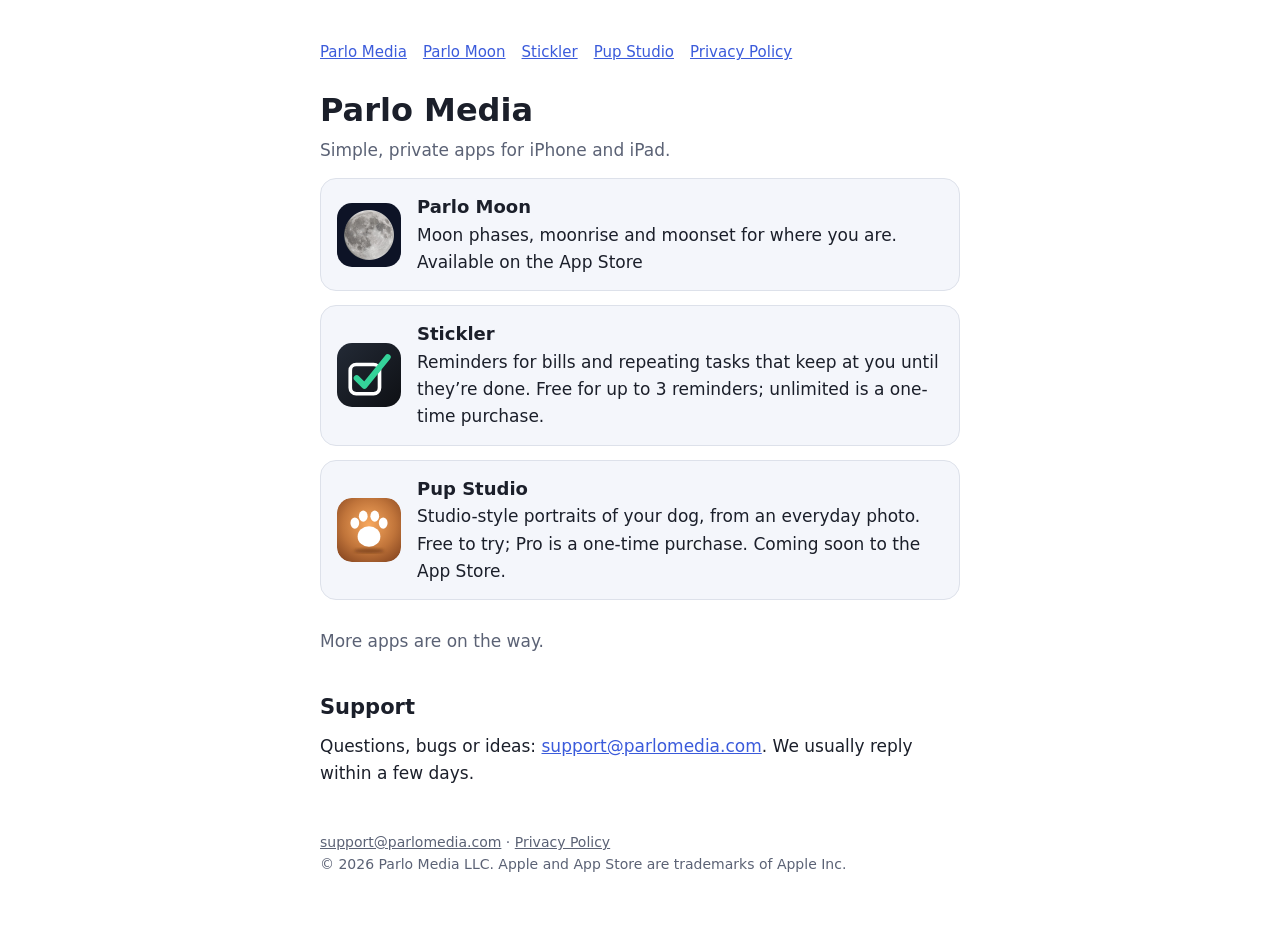
<file: index.html>
<!doctype html><html lang="en"><head><meta charset="utf-8"><meta name="viewport" content="width=device-width,initial-scale=1"><title>Parlo Media | Apps for iPhone</title><meta name="description" content="Simple, private apps for iPhone from Parlo Media."><link rel="icon" href="/favicon-32.png"><link rel="apple-touch-icon" href="/apple-touch-icon.png"><link rel="manifest" href="/site.webmanifest"><style>:root{color-scheme:light dark;--bg:#fff;--fg:#1b1f2a;--mu:#5b6275;--ln:#dde1ea;--ac:#3b5bdb;--card:#f4f6fb}@media(prefers-color-scheme:dark){:root{--bg:#0c1020;--fg:#e8ebf5;--mu:#9aa3bd;--ln:#252c45;--ac:#8fa6ff;--card:#141a30}}
*{box-sizing:border-box}body{margin:0;background:var(--bg);color:var(--fg);font:17px/1.6 -apple-system,system-ui,sans-serif}main{max-width:680px;margin:0 auto;padding:40px 20px 64px}
h1{font-size:32px;line-height:1.15;margin:0 0 6px}h2{font-size:21px;margin:36px 0 6px}p,li{margin:8px 0}.mu{color:var(--mu)}a{color:var(--ac)}
nav{margin-bottom:28px;font-size:15px}nav a{margin-right:16px}
.hero{display:flex;gap:18px;align-items:center;margin-bottom:18px}.hero img{width:88px;height:88px;border-radius:20px;flex:none}
.btn{display:inline-block;margin:10px 0;padding:12px 18px;border-radius:12px;background:var(--card);border:1px solid var(--ln);color:var(--mu);font-size:16px}
.grid{display:grid;grid-template-columns:1fr 1fr;gap:12px;margin:14px 0}.grid div{background:var(--card);border:1px solid var(--ln);border-radius:14px;padding:12px 14px;font-size:15.5px}.grid b{display:block;font-size:16px;margin-bottom:2px}
.card{display:flex;gap:16px;align-items:center;background:var(--card);border:1px solid var(--ln);border-radius:16px;padding:14px 16px;margin:14px 0;color:inherit;text-decoration:none}.card img{width:64px;height:64px;border-radius:15px;flex:none}.card b{font-size:18px;display:block}.card .ph{width:64px;height:64px;border-radius:15px;flex:none;background:var(--ln)}
@media(max-width:520px){.grid{grid-template-columns:1fr}.hero{flex-direction:column;align-items:flex-start}}
details{border-top:1px solid var(--ln);padding:10px 0}summary{cursor:pointer;font-weight:600}footer{margin-top:44px;font-size:14px;color:var(--mu)}footer a{color:var(--mu)}</style></head><body><main>
<nav><a href="/">Parlo Media</a><a href="/parlomoon/">Parlo Moon</a><a href="/stickler/">Stickler</a><a href="/pupstudio/">Pup Studio</a><a href="/privacy/">Privacy Policy</a></nav>
<h1>Parlo Media</h1><p class="mu">Simple, private apps for iPhone and iPad.</p>
<a class="card" href="/parlomoon/"><img src="/parlomoon/icon.png" alt="Parlo Moon app icon"><div><b>Parlo Moon</b>Moon phases, moonrise and moonset for where you are. Available on the App Store</div></a>
<a class="card" href="/stickler/"><img src="/stickler/icon.svg" alt="Stickler app icon"><div><b>Stickler</b>Reminders for bills and repeating tasks that keep at you until they&rsquo;re done. Free for up to 3 reminders; unlimited is a one-time purchase.</div></a>
<a class="card" href="/pupstudio/"><img src="/pupstudio/icon.svg" alt="Pup Studio app icon"><div><b>Pup Studio</b>Studio-style portraits of your dog, from an everyday photo. Free to try; Pro is a one-time purchase. Coming soon to the App Store.</div></a>
<p class="mu" style="margin-top:28px">More apps are on the way.</p>
<h2 id="support">Support</h2><p>Questions, bugs or ideas: <a href="mailto:support@parlomedia.com">support@parlomedia.com</a>. We usually reply within a few days.</p>
<footer><a href="mailto:support@parlomedia.com">support@parlomedia.com</a> &middot; <a href="/privacy/">Privacy Policy</a><br>&copy; 2026 Parlo Media LLC. Apple and App Store are trademarks of Apple Inc.</footer></main></body></html>
</file>
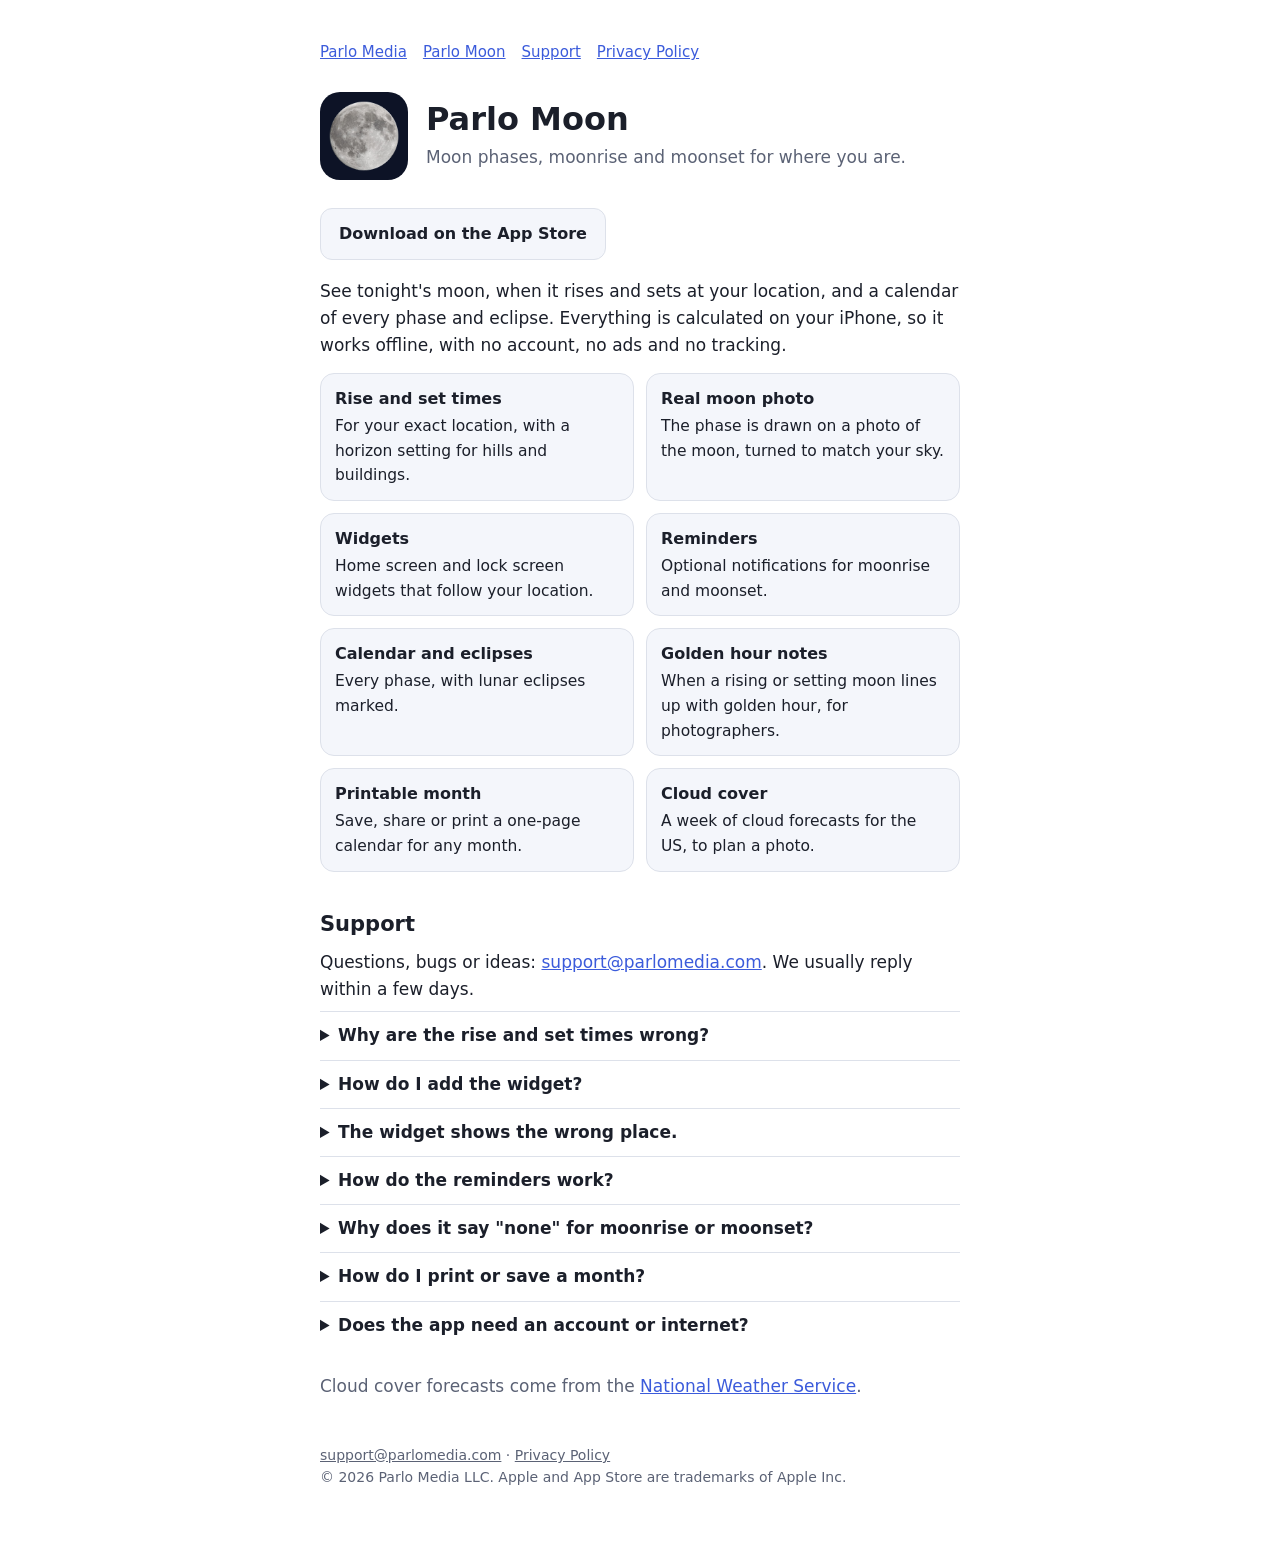
<file: parlomoon/index.html>
<!doctype html><html lang="en"><head><meta charset="utf-8"><meta name="viewport" content="width=device-width,initial-scale=1"><title>Parlo Moon | Moon phases, moonrise and moonset for iPhone</title><meta name="description" content="Moon phases, moonrise and moonset, eclipses and widgets, calculated on your iPhone."><link rel="icon" href="/favicon-32.png"><link rel="apple-touch-icon" href="/apple-touch-icon.png"><link rel="manifest" href="/site.webmanifest"><style>:root{color-scheme:light dark;--bg:#fff;--fg:#1b1f2a;--mu:#5b6275;--ln:#dde1ea;--ac:#3b5bdb;--card:#f4f6fb}@media(prefers-color-scheme:dark){:root{--bg:#0c1020;--fg:#e8ebf5;--mu:#9aa3bd;--ln:#252c45;--ac:#8fa6ff;--card:#141a30}}
*{box-sizing:border-box}body{margin:0;background:var(--bg);color:var(--fg);font:17px/1.6 -apple-system,system-ui,sans-serif}main{max-width:680px;margin:0 auto;padding:40px 20px 64px}
h1{font-size:32px;line-height:1.15;margin:0 0 6px}h2{font-size:21px;margin:36px 0 6px}p,li{margin:8px 0}.mu{color:var(--mu)}a{color:var(--ac)}
nav{margin-bottom:28px;font-size:15px}nav a{margin-right:16px}
.hero{display:flex;gap:18px;align-items:center;margin-bottom:18px}.hero img{width:88px;height:88px;border-radius:20px;flex:none}
.btn{display:inline-block;margin:10px 0;padding:12px 18px;border-radius:12px;background:var(--card);border:1px solid var(--ln);color:var(--mu);font-size:16px}
.grid{display:grid;grid-template-columns:1fr 1fr;gap:12px;margin:14px 0}.grid div{background:var(--card);border:1px solid var(--ln);border-radius:14px;padding:12px 14px;font-size:15.5px}.grid b{display:block;font-size:16px;margin-bottom:2px}
.card{display:flex;gap:16px;align-items:center;background:var(--card);border:1px solid var(--ln);border-radius:16px;padding:14px 16px;margin:14px 0;color:inherit;text-decoration:none}.card img{width:64px;height:64px;border-radius:15px;flex:none}.card b{font-size:18px;display:block}.card .ph{width:64px;height:64px;border-radius:15px;flex:none;background:var(--ln)}
@media(max-width:520px){.grid{grid-template-columns:1fr}.hero{flex-direction:column;align-items:flex-start}}
details{border-top:1px solid var(--ln);padding:10px 0}summary{cursor:pointer;font-weight:600}footer{margin-top:44px;font-size:14px;color:var(--mu)}footer a{color:var(--mu)}</style></head><body><main>
<nav><a href="/">Parlo Media</a><a href="/parlomoon/">Parlo Moon</a><a href="#support">Support</a><a href="/privacy/">Privacy Policy</a></nav>
<div class="hero"><img src="icon.png" alt="Parlo Moon app icon"><div><h1>Parlo Moon</h1><p class="mu" style="margin:0">Moon phases, moonrise and moonset for where you are.</p></div></div>
<p><a class="btn" style="color:inherit;text-decoration:none;font-weight:600" href="https://apps.apple.com/us/app/parlo-moon/id6838877589">Download on the App Store</a></p>
<p>See tonight's moon, when it rises and sets at your location, and a calendar of every phase and eclipse. Everything is calculated on your iPhone, so it works offline, with no account, no ads and no tracking.</p>
<div class="grid">
<div><b>Rise and set times</b>For your exact location, with a horizon setting for hills and buildings.</div>
<div><b>Real moon photo</b>The phase is drawn on a photo of the moon, turned to match your sky.</div>
<div><b>Widgets</b>Home screen and lock screen widgets that follow your location.</div>
<div><b>Reminders</b>Optional notifications for moonrise and moonset.</div>
<div><b>Calendar and eclipses</b>Every phase, with lunar eclipses marked.</div>
<div><b>Golden hour notes</b>When a rising or setting moon lines up with golden hour, for photographers.</div>
<div><b>Printable month</b>Save, share or print a one-page calendar for any month.</div>
<div><b>Cloud cover</b>A week of cloud forecasts for the US, to plan a photo.</div></div>
<h2 id="support">Support</h2><p>Questions, bugs or ideas: <a href="mailto:support@parlomedia.com">support@parlomedia.com</a>. We usually reply within a few days.</p>
<details><summary>Why are the rise and set times wrong?</summary><p>Tap Change under the location line and choose "Use my location" or enter coordinates. Times use that place and your phone's clock and time zone. If hills or buildings block your horizon, set the Horizon height to match.</p></details>
<details><summary>How do I add the widget?</summary><p>Touch and hold the Home Screen, tap +, search "Parlo Moon", and pick a size. Lock Screen widgets are added the same way from the Lock Screen.</p></details>
<details><summary>The widget shows the wrong place.</summary><p>If you chose "Use my location", the widget follows your phone, though iOS decides when widgets refresh, so it can lag up to about an hour after travel. If you typed coordinates, the widget stays on that place. Opening the app refreshes it.</p></details>
<details><summary>How do the reminders work?</summary><p>Turn on Moonrise or Moonset at the bottom of the app. The app plans about a month of reminders each time you open it, so open it occasionally and after travelling.</p></details>
<details><summary>Why does it say "none" for moonrise or moonset?</summary><p>The moon rises about 50 minutes later each day, so some days have no rise or no set. The app then shows the next one, marked "tomorrow".</p></details>
<details><summary>How do I print or save a month?</summary><p>Open the Calendar, tap Print this month, and choose View PDF. From the viewer, use the share button to save it, text or email it, or print it.</p></details>
<details><summary>Does the app need an account or internet?</summary><p>No account. The moon calculations work offline. Cloud cover forecasts (United States only) and place names need an internet connection.</p></details>
<p class="mu" style="margin-top:24px">Cloud cover forecasts come from the <a href="https://www.weather.gov/">National Weather Service</a>.</p>
<footer><a href="mailto:support@parlomedia.com">support@parlomedia.com</a> &middot; <a href="/privacy/">Privacy Policy</a><br>&copy; 2026 Parlo Media LLC. Apple and App Store are trademarks of Apple Inc.</footer></main></body></html>
</file>
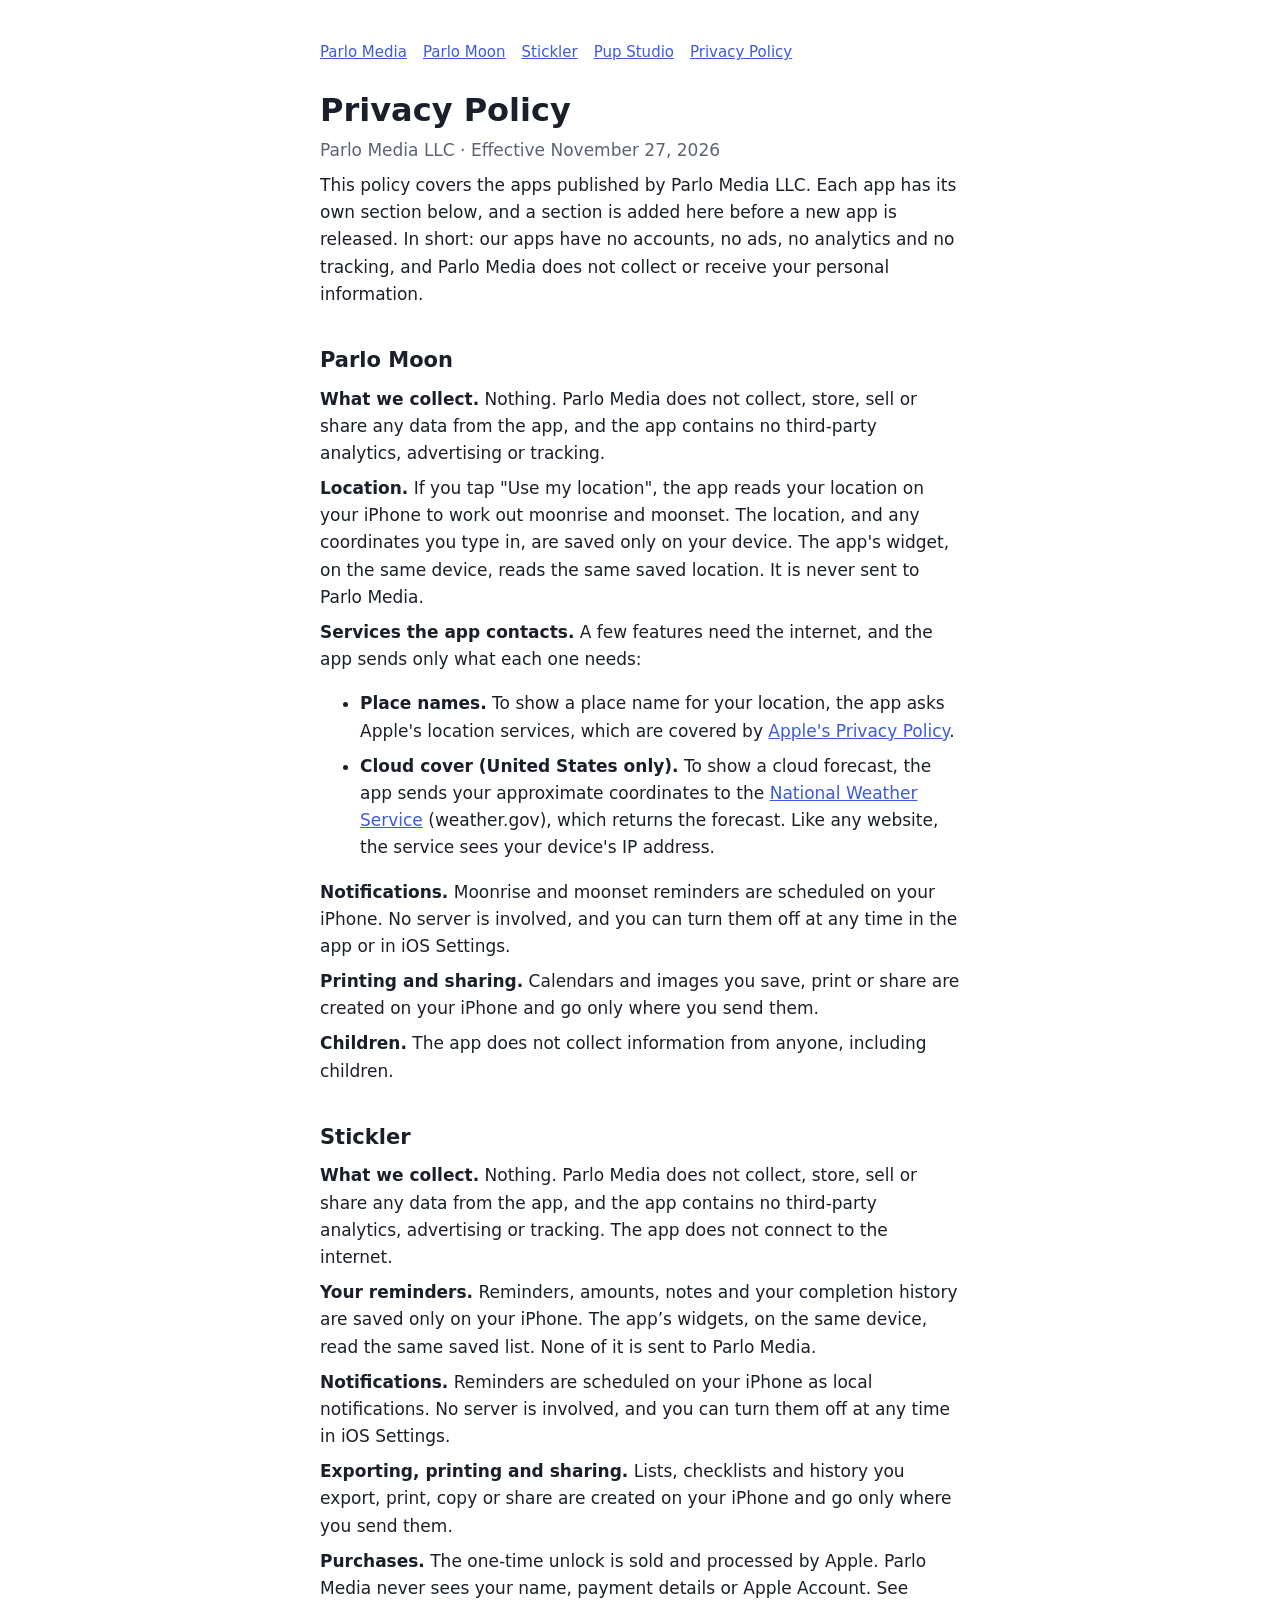
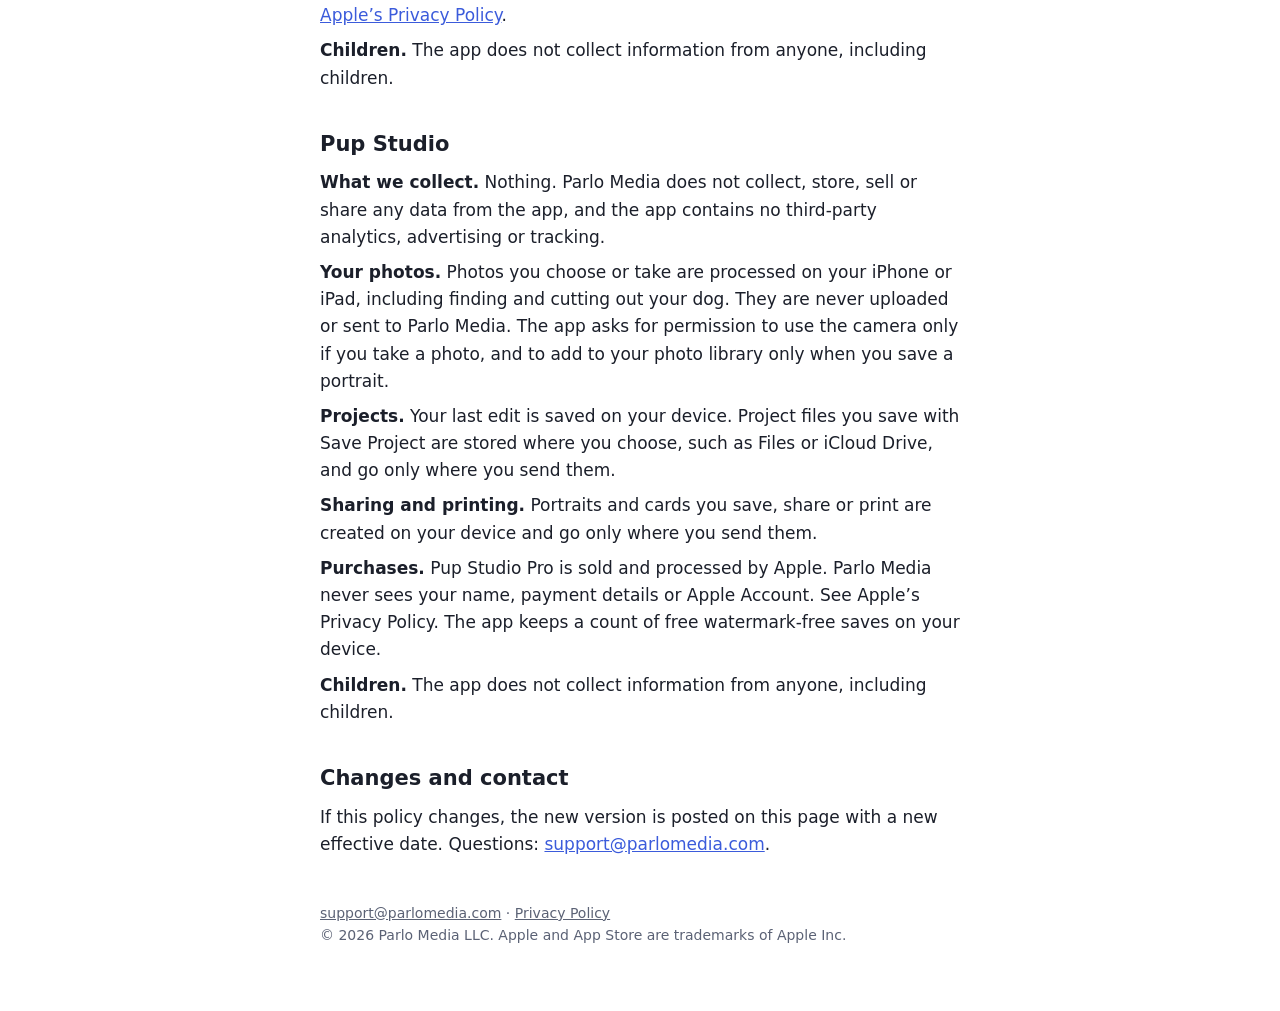
<file: privacy/index.html>
<!doctype html><html lang="en"><head><meta charset="utf-8"><meta name="viewport" content="width=device-width,initial-scale=1"><title>Privacy Policy | Parlo Media</title><meta name="description" content="Privacy policy for Parlo Media apps."><link rel="icon" href="/favicon-32.png"><link rel="apple-touch-icon" href="/apple-touch-icon.png"><link rel="manifest" href="/site.webmanifest"><style>:root{color-scheme:light dark;--bg:#fff;--fg:#1b1f2a;--mu:#5b6275;--ln:#dde1ea;--ac:#3b5bdb;--card:#f4f6fb}@media(prefers-color-scheme:dark){:root{--bg:#0c1020;--fg:#e8ebf5;--mu:#9aa3bd;--ln:#252c45;--ac:#8fa6ff;--card:#141a30}}
*{box-sizing:border-box}body{margin:0;background:var(--bg);color:var(--fg);font:17px/1.6 -apple-system,system-ui,sans-serif}main{max-width:680px;margin:0 auto;padding:40px 20px 64px}
h1{font-size:32px;line-height:1.15;margin:0 0 6px}h2{font-size:21px;margin:36px 0 6px}p,li{margin:8px 0}.mu{color:var(--mu)}a{color:var(--ac)}
nav{margin-bottom:28px;font-size:15px}nav a{margin-right:16px}
.hero{display:flex;gap:18px;align-items:center;margin-bottom:18px}.hero img{width:88px;height:88px;border-radius:20px;flex:none}
.btn{display:inline-block;margin:10px 0;padding:12px 18px;border-radius:12px;background:var(--card);border:1px solid var(--ln);color:var(--mu);font-size:16px}
.grid{display:grid;grid-template-columns:1fr 1fr;gap:12px;margin:14px 0}.grid div{background:var(--card);border:1px solid var(--ln);border-radius:14px;padding:12px 14px;font-size:15.5px}.grid b{display:block;font-size:16px;margin-bottom:2px}
.card{display:flex;gap:16px;align-items:center;background:var(--card);border:1px solid var(--ln);border-radius:16px;padding:14px 16px;margin:14px 0;color:inherit;text-decoration:none}.card img{width:64px;height:64px;border-radius:15px;flex:none}.card b{font-size:18px;display:block}.card .ph{width:64px;height:64px;border-radius:15px;flex:none;background:var(--ln)}
@media(max-width:520px){.grid{grid-template-columns:1fr}.hero{flex-direction:column;align-items:flex-start}}
details{border-top:1px solid var(--ln);padding:10px 0}summary{cursor:pointer;font-weight:600}footer{margin-top:44px;font-size:14px;color:var(--mu)}footer a{color:var(--mu)}</style></head><body><main>
<nav><a href="/">Parlo Media</a><a href="/parlomoon/">Parlo Moon</a><a href="/stickler/">Stickler</a><a href="/pupstudio/">Pup Studio</a><a href="/privacy/">Privacy Policy</a></nav>
<h1>Privacy Policy</h1><p class="mu">Parlo Media LLC &middot; Effective November 27, 2026</p>
<p>This policy covers the apps published by Parlo Media LLC. Each app has its own section below, and a section is added here before a new app is released. In short: our apps have no accounts, no ads, no analytics and no tracking, and Parlo Media does not collect or receive your personal information.</p>
<h2>Parlo Moon</h2>
<p><b>What we collect.</b> Nothing. Parlo Media does not collect, store, sell or share any data from the app, and the app contains no third-party analytics, advertising or tracking.</p>
<p><b>Location.</b> If you tap "Use my location", the app reads your location on your iPhone to work out moonrise and moonset. The location, and any coordinates you type in, are saved only on your device. The app's widget, on the same device, reads the same saved location. It is never sent to Parlo Media.</p>
<p><b>Services the app contacts.</b> A few features need the internet, and the app sends only what each one needs:</p>
<ul><li><b>Place names.</b> To show a place name for your location, the app asks Apple's location services, which are covered by <a href="https://www.apple.com/legal/privacy/">Apple's Privacy Policy</a>.</li>
<li><b>Cloud cover (United States only).</b> To show a cloud forecast, the app sends your approximate coordinates to the <a href="https://www.weather.gov/privacy">National Weather Service</a> (weather.gov), which returns the forecast. Like any website, the service sees your device's IP address.</li></ul>
<p><b>Notifications.</b> Moonrise and moonset reminders are scheduled on your iPhone. No server is involved, and you can turn them off at any time in the app or in iOS Settings.</p>
<p><b>Printing and sharing.</b> Calendars and images you save, print or share are created on your iPhone and go only where you send them.</p>
<p><b>Children.</b> The app does not collect information from anyone, including children.</p>
<h2>Stickler</h2>
<p><b>What we collect.</b> Nothing. Parlo Media does not collect, store, sell or share any data from the app, and the app contains no third-party analytics, advertising or tracking. The app does not connect to the internet.</p>
<p><b>Your reminders.</b> Reminders, amounts, notes and your completion history are saved only on your iPhone. The app&rsquo;s widgets, on the same device, read the same saved list. None of it is sent to Parlo Media.</p>
<p><b>Notifications.</b> Reminders are scheduled on your iPhone as local notifications. No server is involved, and you can turn them off at any time in iOS Settings.</p>
<p><b>Exporting, printing and sharing.</b> Lists, checklists and history you export, print, copy or share are created on your iPhone and go only where you send them.</p>
<p><b>Purchases.</b> The one-time unlock is sold and processed by Apple. Parlo Media never sees your name, payment details or Apple Account. See <a href="https://www.apple.com/legal/privacy/">Apple&rsquo;s Privacy Policy</a>.</p>
<p><b>Children.</b> The app does not collect information from anyone, including children.</p>
<h2>Pup Studio</h2>
<p><b>What we collect.</b> Nothing. Parlo Media does not collect, store, sell or share any data from the app, and the app contains no third-party analytics, advertising or tracking.</p>
<p><b>Your photos.</b> Photos you choose or take are processed on your iPhone or iPad, including finding and cutting out your dog. They are never uploaded or sent to Parlo Media. The app asks for permission to use the camera only if you take a photo, and to add to your photo library only when you save a portrait.</p>
<p><b>Projects.</b> Your last edit is saved on your device. Project files you save with Save Project are stored where you choose, such as Files or iCloud Drive, and go only where you send them.</p>
<p><b>Sharing and printing.</b> Portraits and cards you save, share or print are created on your device and go only where you send them.</p>
<p><b>Purchases.</b> Pup Studio Pro is sold and processed by Apple. Parlo Media never sees your name, payment details or Apple Account. See Apple’s Privacy Policy. The app keeps a count of free watermark-free saves on your device.</p>
<p><b>Children.</b> The app does not collect information from anyone, including children.</p>
<h2>Changes and contact</h2>
<p>If this policy changes, the new version is posted on this page with a new effective date. Questions: <a href="mailto:support@parlomedia.com">support@parlomedia.com</a>.</p>
<footer><a href="mailto:support@parlomedia.com">support@parlomedia.com</a> &middot; <a href="/privacy/">Privacy Policy</a><br>&copy; 2026 Parlo Media LLC. Apple and App Store are trademarks of Apple Inc.</footer></main></body></html>
</file>
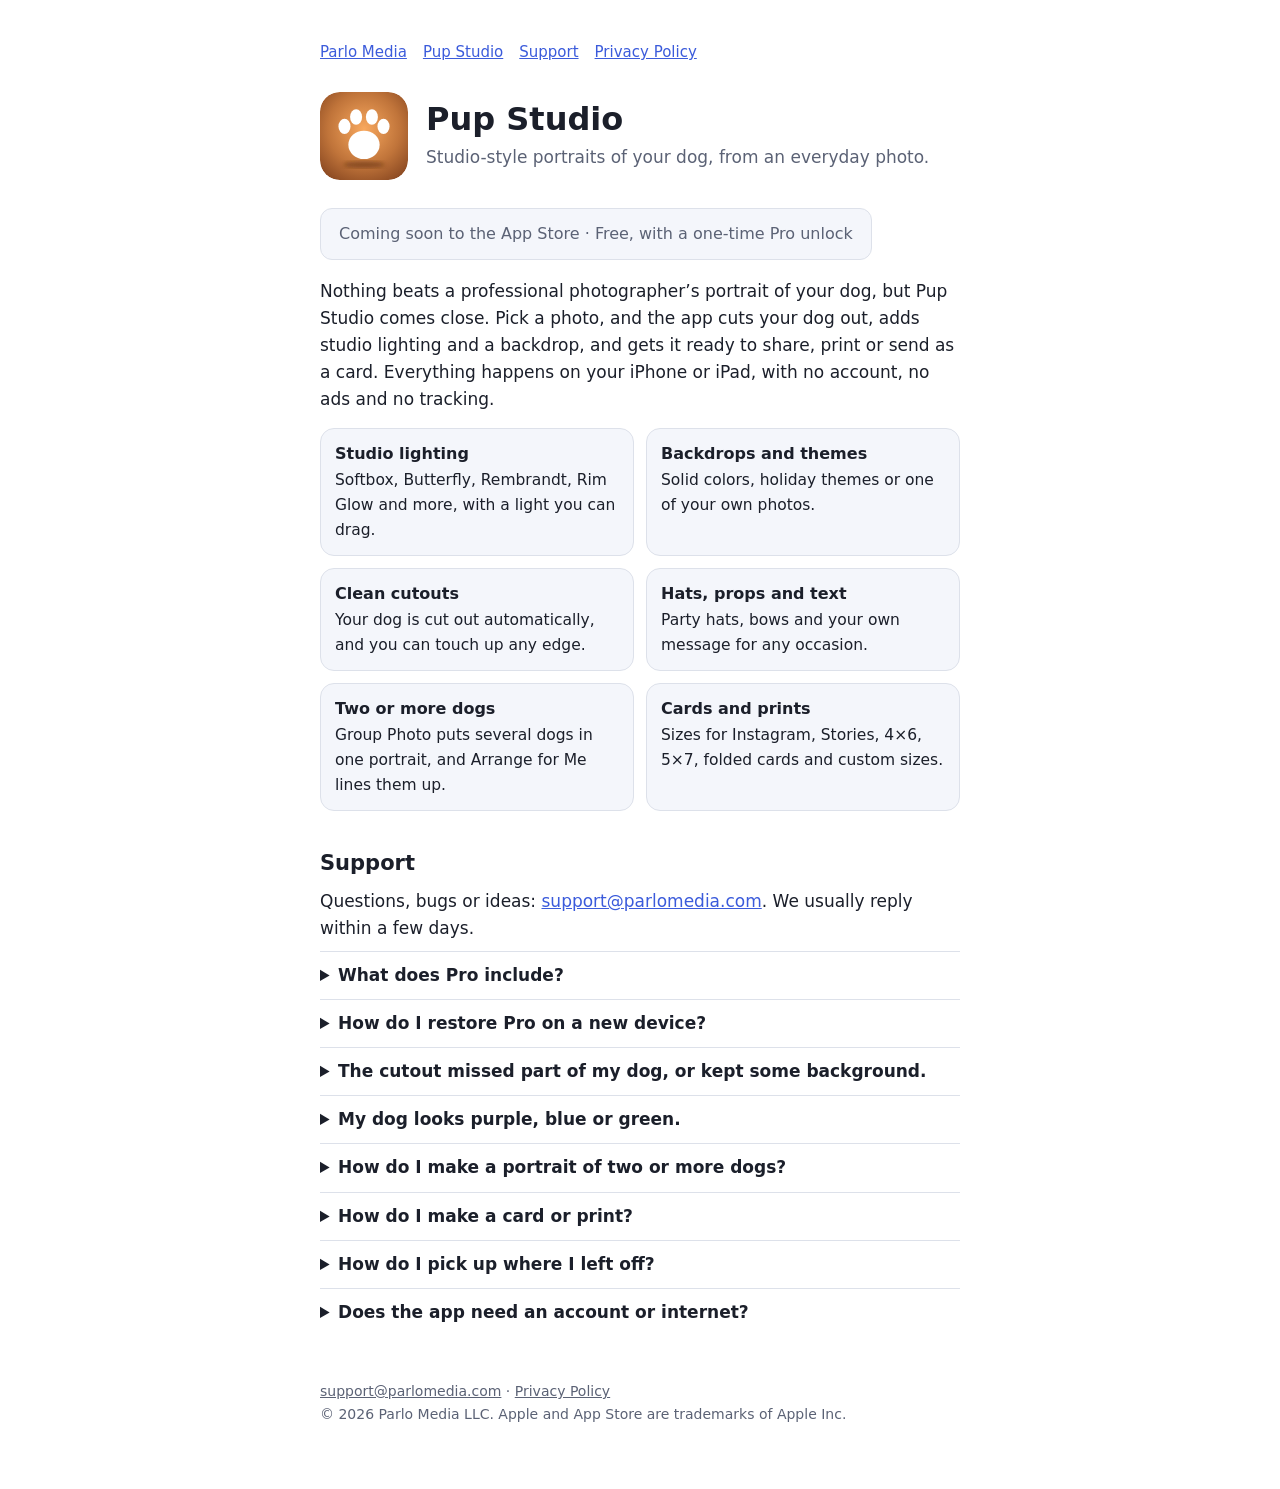
<file: pupstudio/index.html>
<!doctype html>
<html lang="en"><head><meta charset="utf-8"><meta name="viewport" content="width=device-width,initial-scale=1">
<title>Pup Studio | Studio portraits of your dog for iPhone and iPad</title>
<meta name="description" content="Turn an everyday photo of your dog into a studio portrait, card or print, right on your iPhone or iPad.">
<link rel="icon" href="icon.svg"><link rel="apple-touch-icon" href="/apple-touch-icon.png">
<style>:root{color-scheme:light dark;--bg:#fff;--fg:#1b1f2a;--mu:#5b6275;--ln:#dde1ea;--ac:#3b5bdb;--card:#f4f6fb}@media(prefers-color-scheme:dark){:root{--bg:#0c1020;--fg:#e8ebf5;--mu:#9aa3bd;--ln:#252c45;--ac:#8fa6ff;--card:#141a30}}
*{box-sizing:border-box}body{margin:0;background:var(--bg);color:var(--fg);font:17px/1.6 -apple-system,system-ui,sans-serif}main{max-width:680px;margin:0 auto;padding:40px 20px 64px}
h1{font-size:32px;line-height:1.15;margin:0 0 6px}h2{font-size:21px;margin:36px 0 6px}p,li{margin:8px 0}.mu{color:var(--mu)}a{color:var(--ac)}
nav{margin-bottom:28px;font-size:15px}nav a{margin-right:16px}
.hero{display:flex;gap:18px;align-items:center;margin-bottom:18px}.hero img{width:88px;height:88px;border-radius:20px;flex:none}
.btn{display:inline-block;margin:10px 0;padding:12px 18px;border-radius:12px;background:var(--card);border:1px solid var(--ln);color:var(--mu);font-size:16px}
.grid{display:grid;grid-template-columns:1fr 1fr;gap:12px;margin:14px 0}.grid div{background:var(--card);border:1px solid var(--ln);border-radius:14px;padding:12px 14px;font-size:15.5px}.grid b{display:block;font-size:16px;margin-bottom:2px}
@media(max-width:520px){.grid{grid-template-columns:1fr}.hero{flex-direction:column;align-items:flex-start}}
details{border-top:1px solid var(--ln);padding:10px 0}summary{cursor:pointer;font-weight:600}footer{margin-top:44px;font-size:14px;color:var(--mu)}footer a{color:var(--mu)}</style>
</head><body><main>
<nav><a href="/">Parlo Media</a><a href="/pupstudio/">Pup Studio</a><a href="#support">Support</a><a href="/privacy/">Privacy Policy</a></nav>
<div class="hero"><img src="icon.svg" alt="Pup Studio app icon"><div><h1>Pup Studio</h1><p class="mu" style="margin:0">Studio-style portraits of your dog, from an everyday photo.</p></div></div>
<p><span class="btn">Coming soon to the App Store · Free, with a one-time Pro unlock</span></p>
<p>Nothing beats a professional photographer’s portrait of your dog, but Pup Studio comes close. Pick a photo, and the app cuts your dog out, adds studio lighting and a backdrop, and gets it ready to share, print or send as a card. Everything happens on your iPhone or iPad, with no account, no ads and no tracking.</p>
<div class="grid">
<div><b>Studio lighting</b>Softbox, Butterfly, Rembrandt, Rim Glow and more, with a light you can drag.</div>
<div><b>Backdrops and themes</b>Solid colors, holiday themes or one of your own photos.</div>
<div><b>Clean cutouts</b>Your dog is cut out automatically, and you can touch up any edge.</div>
<div><b>Hats, props and text</b>Party hats, bows and your own message for any occasion.</div>
<div><b>Two or more dogs</b>Group Photo puts several dogs in one portrait, and Arrange for Me lines them up.</div>
<div><b>Cards and prints</b>Sizes for Instagram, Stories, 4×6, 5×7, folded cards and custom sizes.</div></div>
<h2 id="support">Support</h2><p>Questions, bugs or ideas: <a href="mailto:support@parlomedia.com">support@parlomedia.com</a>. We usually reply within a few days.</p>
<details><summary>What does Pro include?</summary><p>Pro is a one-time purchase. It removes the watermark from every saved photo and lets you use Save Project to keep editing later or on another device. Without Pro you can still save photos with a small Pup Studio mark, and you get 3 watermark-free saves to try it out.</p></details>
<details><summary>How do I restore Pro on a new device?</summary><p>Tap Get Pro on the home screen, then Restore Purchase. Use the same Apple Account you bought Pro with.</p></details>
<details><summary>The cutout missed part of my dog, or kept some background.</summary><p>Open the Cutout tab. Paint with Add to bring back fur, or with Erase to remove background. Pinch to zoom in for fine edges. A photo with the dog in front of a plain, lighter background cuts out most cleanly.</p></details>
<details><summary>My dog looks purple, blue or green.</summary><p>Colored room lights, such as LED strips, can tint fur. On the Light tab, turn on Fix colored room light.</p></details>
<details><summary>How do I make a portrait of two or more dogs?</summary><p>On the home screen, tap Group Photo (2+ dogs) and choose a photo of each dog. Then use Arrange for Me on the Frame tab to try a few layouts. You can still drag and resize each dog afterwards.</p></details>
<details><summary>How do I make a card or print?</summary><p>On the Frame tab, pick a size under Cards &amp; prints, such as 4×6, 5×7 or 4¼×5½, or set a custom size. Rotate Frame switches between tall and wide. Then tap Save Photo and print it or send it to a print service.</p></details>
<details><summary>How do I pick up where I left off?</summary><p>Tap Resume Last Edit on the home screen. With Pro, Save Project also saves a project file you can open later, or on your iPad, with Open a Project.</p></details>
<details><summary>Does the app need an account or internet?</summary><p>No. There is no account, and your photos are processed on your device and are never uploaded. The only thing that goes online is the Pro purchase, which Apple handles.</p></details>
<footer><a href="mailto:support@parlomedia.com">support@parlomedia.com</a> · <a href="/privacy/">Privacy Policy</a><br>© 2026 Parlo Media LLC. Apple and App Store are trademarks of Apple Inc.</footer></main>
</body></html>
</file>
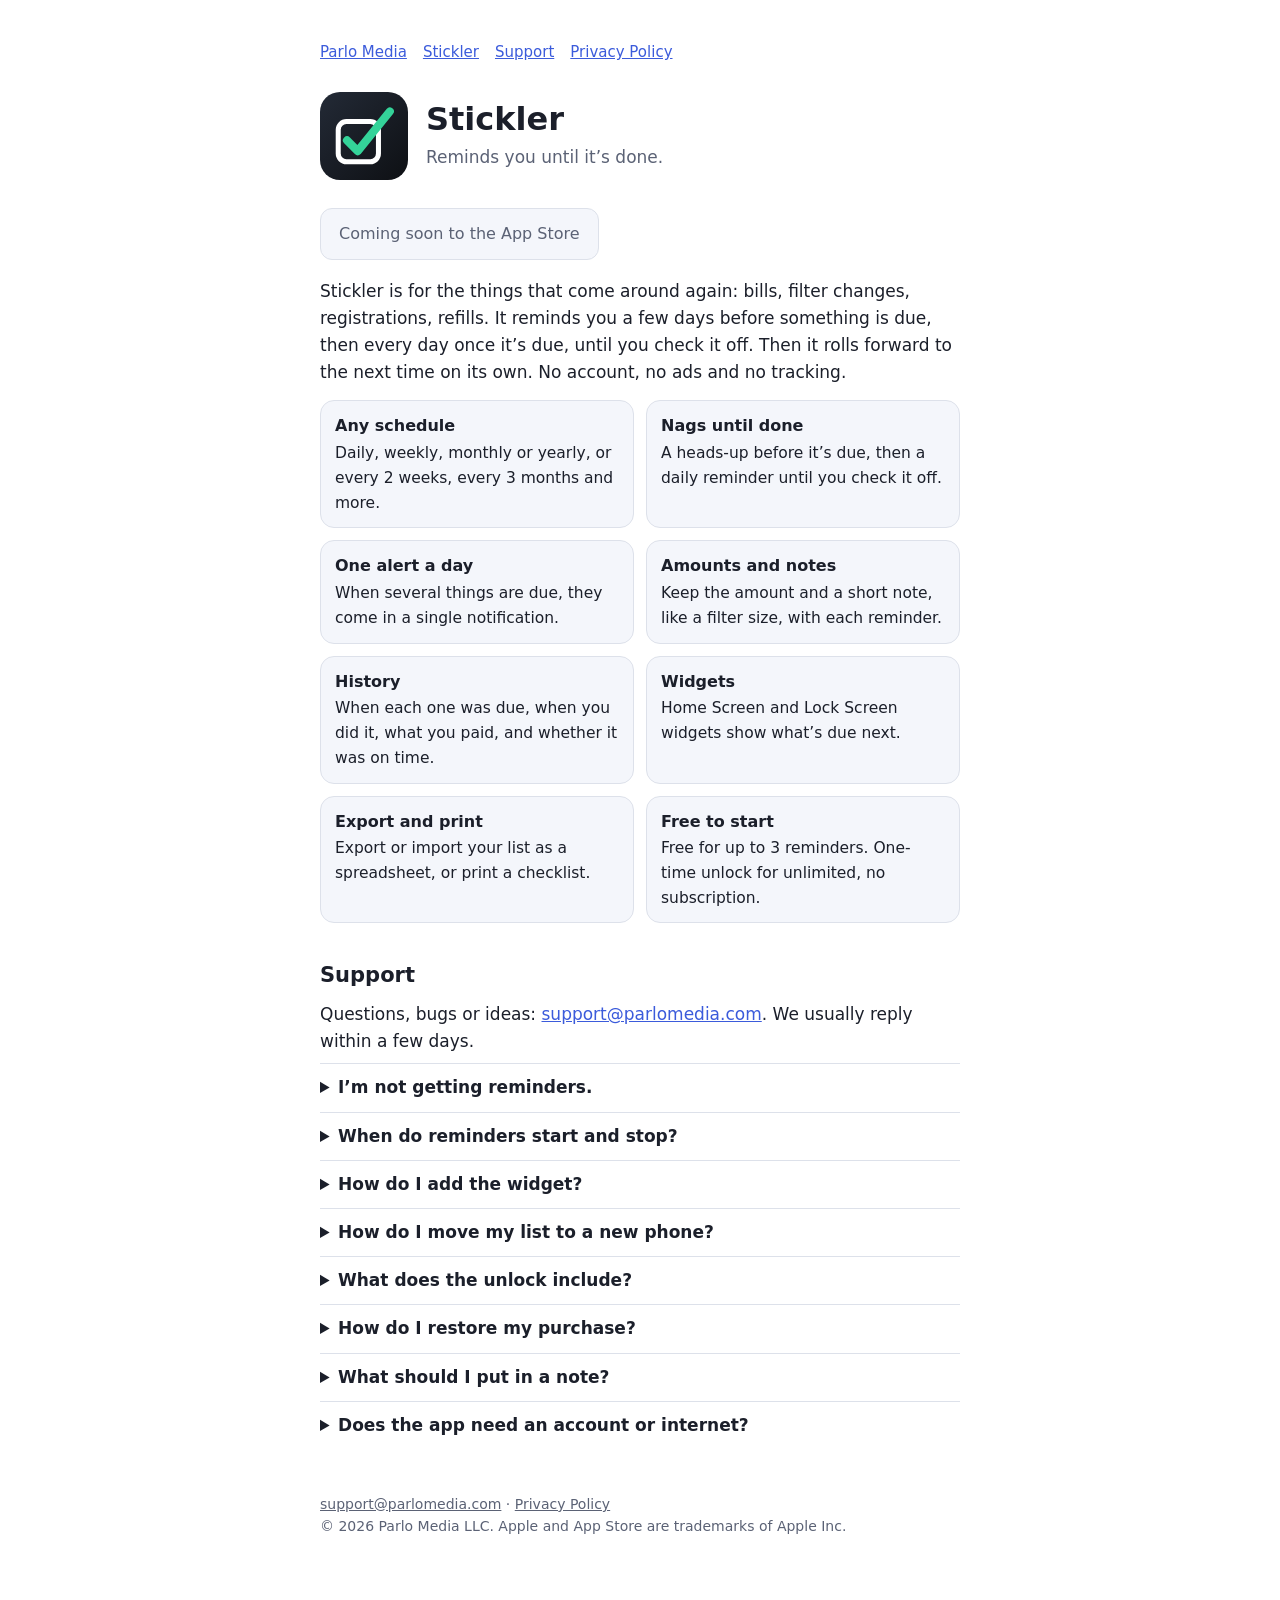
<file: stickler/index.html>
<!doctype html><html lang="en"><head><meta charset="utf-8"><meta name="viewport" content="width=device-width,initial-scale=1"><title>Stickler | Repeating reminders that nag until done</title><meta name="description" content="Reminders for bills and repeating tasks that keep reminding you every day until you check them off."><link rel="icon" href="/favicon-32.png"><link rel="apple-touch-icon" href="/apple-touch-icon.png"><link rel="manifest" href="/site.webmanifest"><style>:root{color-scheme:light dark;--bg:#fff;--fg:#1b1f2a;--mu:#5b6275;--ln:#dde1ea;--ac:#3b5bdb;--card:#f4f6fb}@media(prefers-color-scheme:dark){:root{--bg:#0c1020;--fg:#e8ebf5;--mu:#9aa3bd;--ln:#252c45;--ac:#8fa6ff;--card:#141a30}}
*{box-sizing:border-box}body{margin:0;background:var(--bg);color:var(--fg);font:17px/1.6 -apple-system,system-ui,sans-serif}main{max-width:680px;margin:0 auto;padding:40px 20px 64px}
h1{font-size:32px;line-height:1.15;margin:0 0 6px}h2{font-size:21px;margin:36px 0 6px}p,li{margin:8px 0}.mu{color:var(--mu)}a{color:var(--ac)}
nav{margin-bottom:28px;font-size:15px}nav a{margin-right:16px}
.hero{display:flex;gap:18px;align-items:center;margin-bottom:18px}.hero img{width:88px;height:88px;border-radius:20px;flex:none}
.btn{display:inline-block;margin:10px 0;padding:12px 18px;border-radius:12px;background:var(--card);border:1px solid var(--ln);color:var(--mu);font-size:16px}
.grid{display:grid;grid-template-columns:1fr 1fr;gap:12px;margin:14px 0}.grid div{background:var(--card);border:1px solid var(--ln);border-radius:14px;padding:12px 14px;font-size:15.5px}.grid b{display:block;font-size:16px;margin-bottom:2px}
.card{display:flex;gap:16px;align-items:center;background:var(--card);border:1px solid var(--ln);border-radius:16px;padding:14px 16px;margin:14px 0;color:inherit;text-decoration:none}.card img{width:64px;height:64px;border-radius:15px;flex:none}.card b{font-size:18px;display:block}.card .ph{width:64px;height:64px;border-radius:15px;flex:none;background:var(--ln)}
@media(max-width:520px){.grid{grid-template-columns:1fr}.hero{flex-direction:column;align-items:flex-start}}
details{border-top:1px solid var(--ln);padding:10px 0}summary{cursor:pointer;font-weight:600}footer{margin-top:44px;font-size:14px;color:var(--mu)}footer a{color:var(--mu)}</style></head><body><main>
<nav><a href="/">Parlo Media</a><a href="/stickler/">Stickler</a><a href="#support">Support</a><a href="/privacy/">Privacy Policy</a></nav>
<div class="hero"><img src="icon.svg" alt="Stickler app icon"><div><h1>Stickler</h1><p class="mu" style="margin:0">Reminds you until it&rsquo;s done.</p></div></div>
<p><span class="btn">Coming soon to the App Store</span></p>
<p>Stickler is for the things that come around again: bills, filter changes, registrations, refills. It reminds you a few days before something is due, then every day once it&rsquo;s due, until you check it off. Then it rolls forward to the next time on its own. No account, no ads and no tracking.</p>
<div class="grid">
<div><b>Any schedule</b>Daily, weekly, monthly or yearly, or every 2 weeks, every 3 months and more.</div>
<div><b>Nags until done</b>A heads-up before it&rsquo;s due, then a daily reminder until you check it off.</div>
<div><b>One alert a day</b>When several things are due, they come in a single notification.</div>
<div><b>Amounts and notes</b>Keep the amount and a short note, like a filter size, with each reminder.</div>
<div><b>History</b>When each one was due, when you did it, what you paid, and whether it was on time.</div>
<div><b>Widgets</b>Home Screen and Lock Screen widgets show what&rsquo;s due next.</div>
<div><b>Export and print</b>Export or import your list as a spreadsheet, or print a checklist.</div>
<div><b>Free to start</b>Free for up to 3 reminders. One-time unlock for unlimited, no subscription.</div></div>
<h2 id="support">Support</h2><p>Questions, bugs or ideas: <a href="mailto:support@parlomedia.com?subject=Stickler">support@parlomedia.com</a>. We usually reply within a few days.</p>
<details><summary>I&rsquo;m not getting reminders.</summary><p>Open the iPhone Settings app, tap Notifications, then Stickler, and make sure Allow Notifications is on. In Stickler, open Settings and send yourself a test notification. You can also choose the time of day reminders arrive there.</p></details>
<details><summary>When do reminders start and stop?</summary><p>Each reminder starts a set number of days before it&rsquo;s due, which you choose when you add it. Once it&rsquo;s due, Stickler reminds you every day until you check it off. Checking it off moves it to the next due date.</p></details>
<details><summary>How do I add the widget?</summary><p>Touch and hold the Home Screen, tap +, search &ldquo;Stickler&rdquo;, and pick a size. Lock Screen widgets are added the same way from the Lock Screen.</p></details>
<details><summary>How do I move my list to a new phone?</summary><p>In Stickler, open Settings and use Export under Your list. Send that file to your new phone, then use Import in the same place.</p></details>
<details><summary>What does the unlock include?</summary><p>The free version holds 3 reminders with every feature. A one-time purchase adds unlimited reminders. There&rsquo;s no subscription, and it&rsquo;s shared with your Family Sharing group.</p></details>
<details><summary>How do I restore my purchase?</summary><p>Open the unlock screen in Stickler and tap Restore Purchase, signed in with the same Apple Account you bought it with.</p></details>
<details><summary>What should I put in a note?</summary><p>Short reminders, like a filter size or &ldquo;autopay on&rdquo;. Don&rsquo;t save passwords, PINs, or account or card numbers: notes can appear in notifications on your lock screen, and in exports and printouts.</p></details>
<details><summary>Does the app need an account or internet?</summary><p>No account and no internet. Your reminders and history are stored only on your iPhone.</p></details>
<footer><a href="mailto:support@parlomedia.com">support@parlomedia.com</a> &middot; <a href="/privacy/">Privacy Policy</a><br>&copy; 2026 Parlo Media LLC. Apple and App Store are trademarks of Apple Inc.</footer></main></body></html>
</file>
